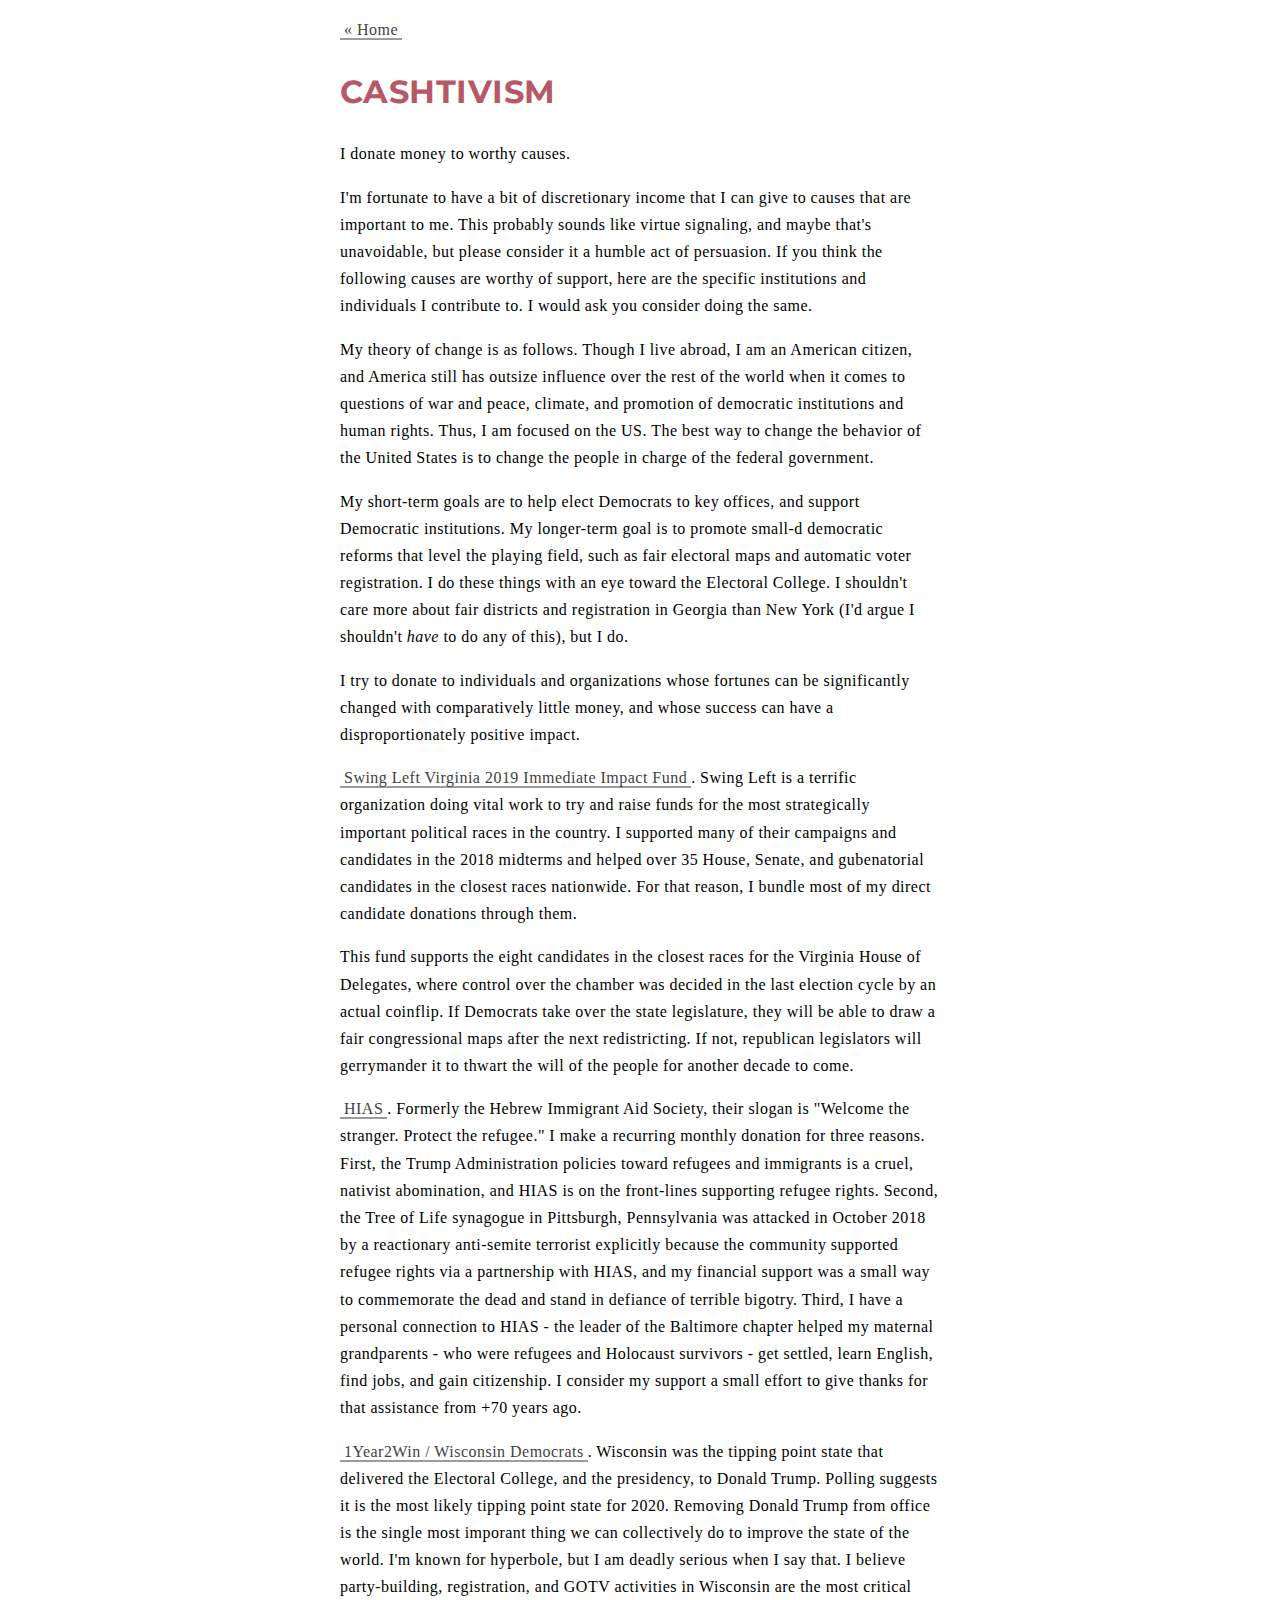
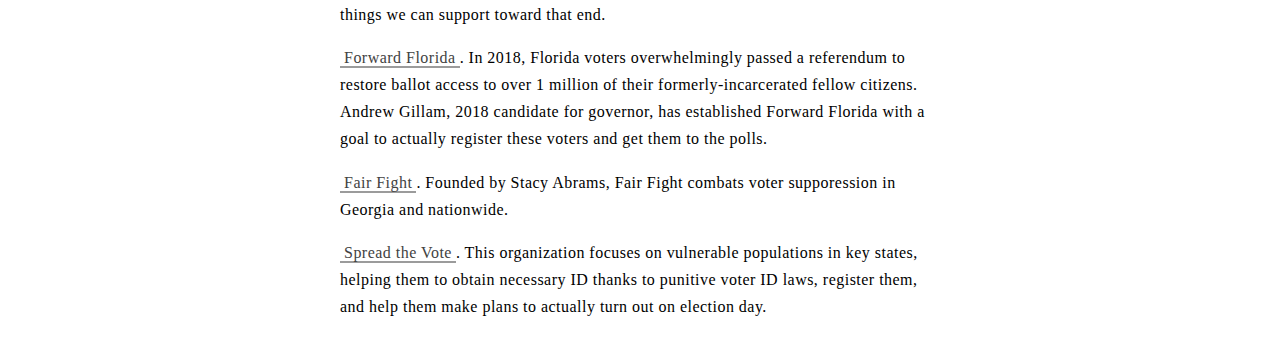
<file: cashtivism/index.html>
<!DOCTYPE html>
<html>
<head>
	<link rel="stylesheet" type="text/css" href="../style.css">
	<link href="https://fonts.googleapis.com/css?family=Big+Shoulders+Text|Montserrat&display=swap" rel="stylesheet">
</head>
<body>
	<p><a href="../">« Home</a></p>

	<h1>Cashtivism</h1>

	<p>I donate money to worthy causes.</p>

	<p>I'm fortunate to have a bit of discretionary income that I can give to causes that are important to me. This probably sounds like virtue signaling, and maybe that's unavoidable, but please consider it a humble act of persuasion.  If you think the following causes are worthy of support, here are the specific institutions and individuals I contribute to.  I would ask you consider doing the same.</p>

	<p>My theory of change is as follows.  Though I live abroad, I am an American citizen, and America still has outsize influence over the rest of the world when it comes to questions of war and peace, climate, and promotion of democratic institutions and human rights.  Thus, I am focused on the US.  The best way to change the behavior of the United States is to change the people in charge of the federal government.</p>  

	<p>My short-term goals are to help elect Democrats to key offices, and support Democratic institutions.  My longer-term goal is to promote small-d democratic reforms that level the playing field, such as fair electoral maps and automatic voter registration.  I do these things with an eye toward the Electoral College.  I shouldn't care more about fair districts and registration in Georgia than New York (I'd argue I shouldn't <i>have</i> to do any of this), but I do.</p>

	<p>I try to donate to individuals and organizations whose fortunes can be significantly changed with comparatively little money, and whose success can have a disproportionately positive impact.</p>

	<p><a href="https://secure.actblue.com/donate/va_immediate_impact">Swing Left Virginia 2019 Immediate Impact Fund</a>.  Swing Left is a terrific organization doing vital work to try and raise funds for the most strategically important political races in the country.  I supported many of their campaigns and candidates in the 2018 midterms and helped over 35 House, Senate, and gubenatorial candidates in the closest races nationwide.  For that reason, I bundle most of my direct candidate donations through them.

	<p>This fund supports the eight candidates in the closest races for the Virginia House of Delegates, where control over the chamber was decided in the last election cycle by an actual coinflip.  If Democrats take over the state legislature, they will be able to draw a fair congressional maps after the next redistricting.  If not, republican legislators will gerrymander it to thwart the will of the people for another decade to come.</p>

	<p><a href="https://www.hias.org/">HIAS</a>.  Formerly the Hebrew Immigrant Aid Society, their slogan is "Welcome the stranger. Protect the refugee."  I make a recurring monthly donation for three reasons.  First, the Trump Administration policies toward refugees and immigrants is a cruel, nativist abomination, and HIAS is on the front-lines supporting refugee rights.  Second, the Tree of Life synagogue in Pittsburgh, Pennsylvania was attacked in October 2018 by a reactionary anti-semite terrorist explicitly because the community supported refugee rights via a partnership with HIAS, and my financial support was a small way to commemorate the dead and stand in defiance of terrible bigotry.  Third, I have a personal connection to HIAS - the leader of the Baltimore chapter helped my maternal grandparents - who were refugees and Holocaust survivors - get settled, learn English, find jobs, and gain citizenship.  I consider my support a small effort to give thanks for that assistance from +70 years ago.</p>

	<p><a href="https://wisdems.org/">1Year2Win / Wisconsin Democrats</a>. Wisconsin was the tipping point state that delivered the Electoral College, and the presidency, to Donald Trump.  Polling suggests it is the most likely tipping point state for 2020.  Removing Donald Trump from office is the single most imporant thing we can collectively do to improve the state of the world.  I'm known for hyperbole, but I am deadly serious when I say that.  I believe party-building, registration, and GOTV activities in Wisconsin are the most critical things we can support toward that end.</p>

	<p><a href="https://www.forwardfla.com/">Forward Florida</a>.  In 2018, Florida voters overwhelmingly passed a referendum to restore ballot access to over 1 million of their formerly-incarcerated fellow citizens.  Andrew Gillam, 2018 candidate for governor, has established Forward Florida with a goal to actually register these voters and get them to the polls.</p>

	<p><a href="https://fairfight.com/">Fair Fight</a>.  Founded by Stacy Abrams, Fair Fight combats voter supporession in Georgia and nationwide.</p>

	<p><a href="https://www.spreadthevote.org/">Spread the Vote</a>.  This organization focuses on vulnerable populations in key states, helping them to obtain necessary ID thanks to punitive voter ID laws, register them, and help them make plans to actually turn out on election day.</p>
</body>
</html>
</file>
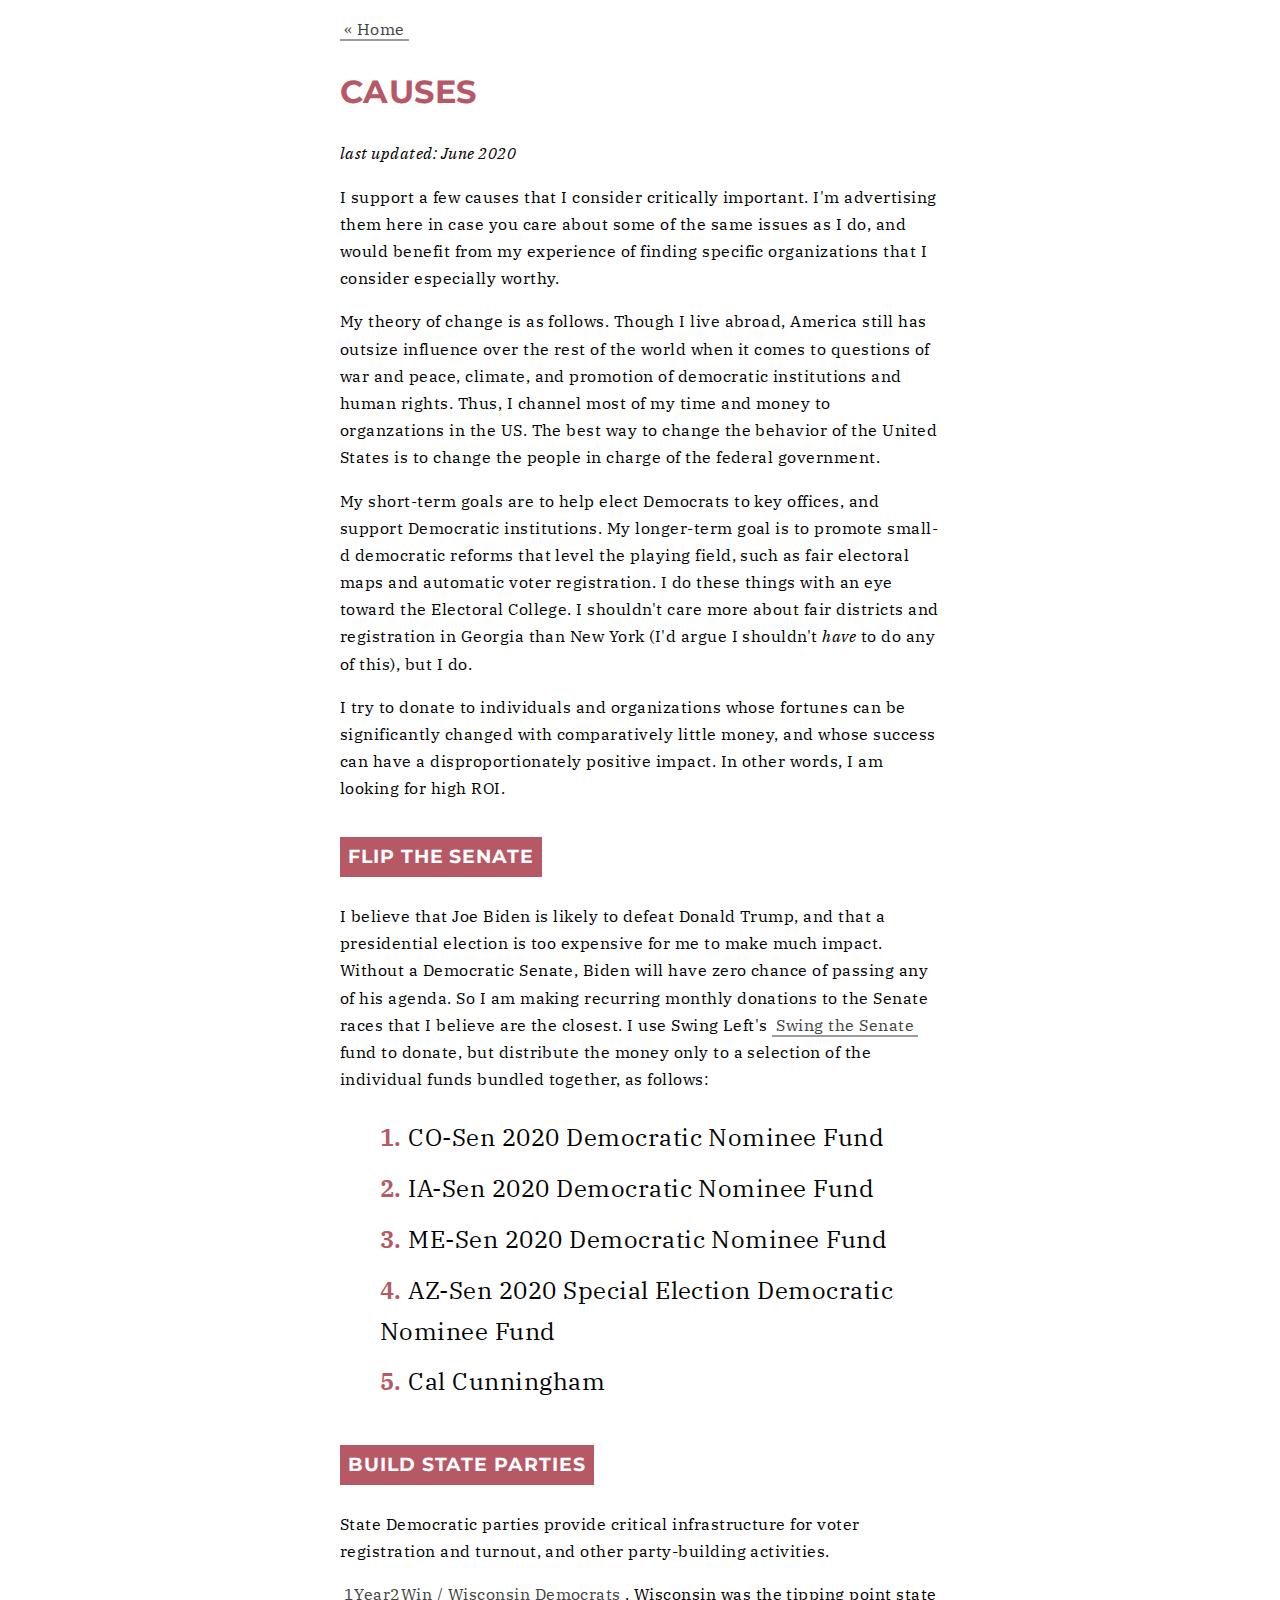
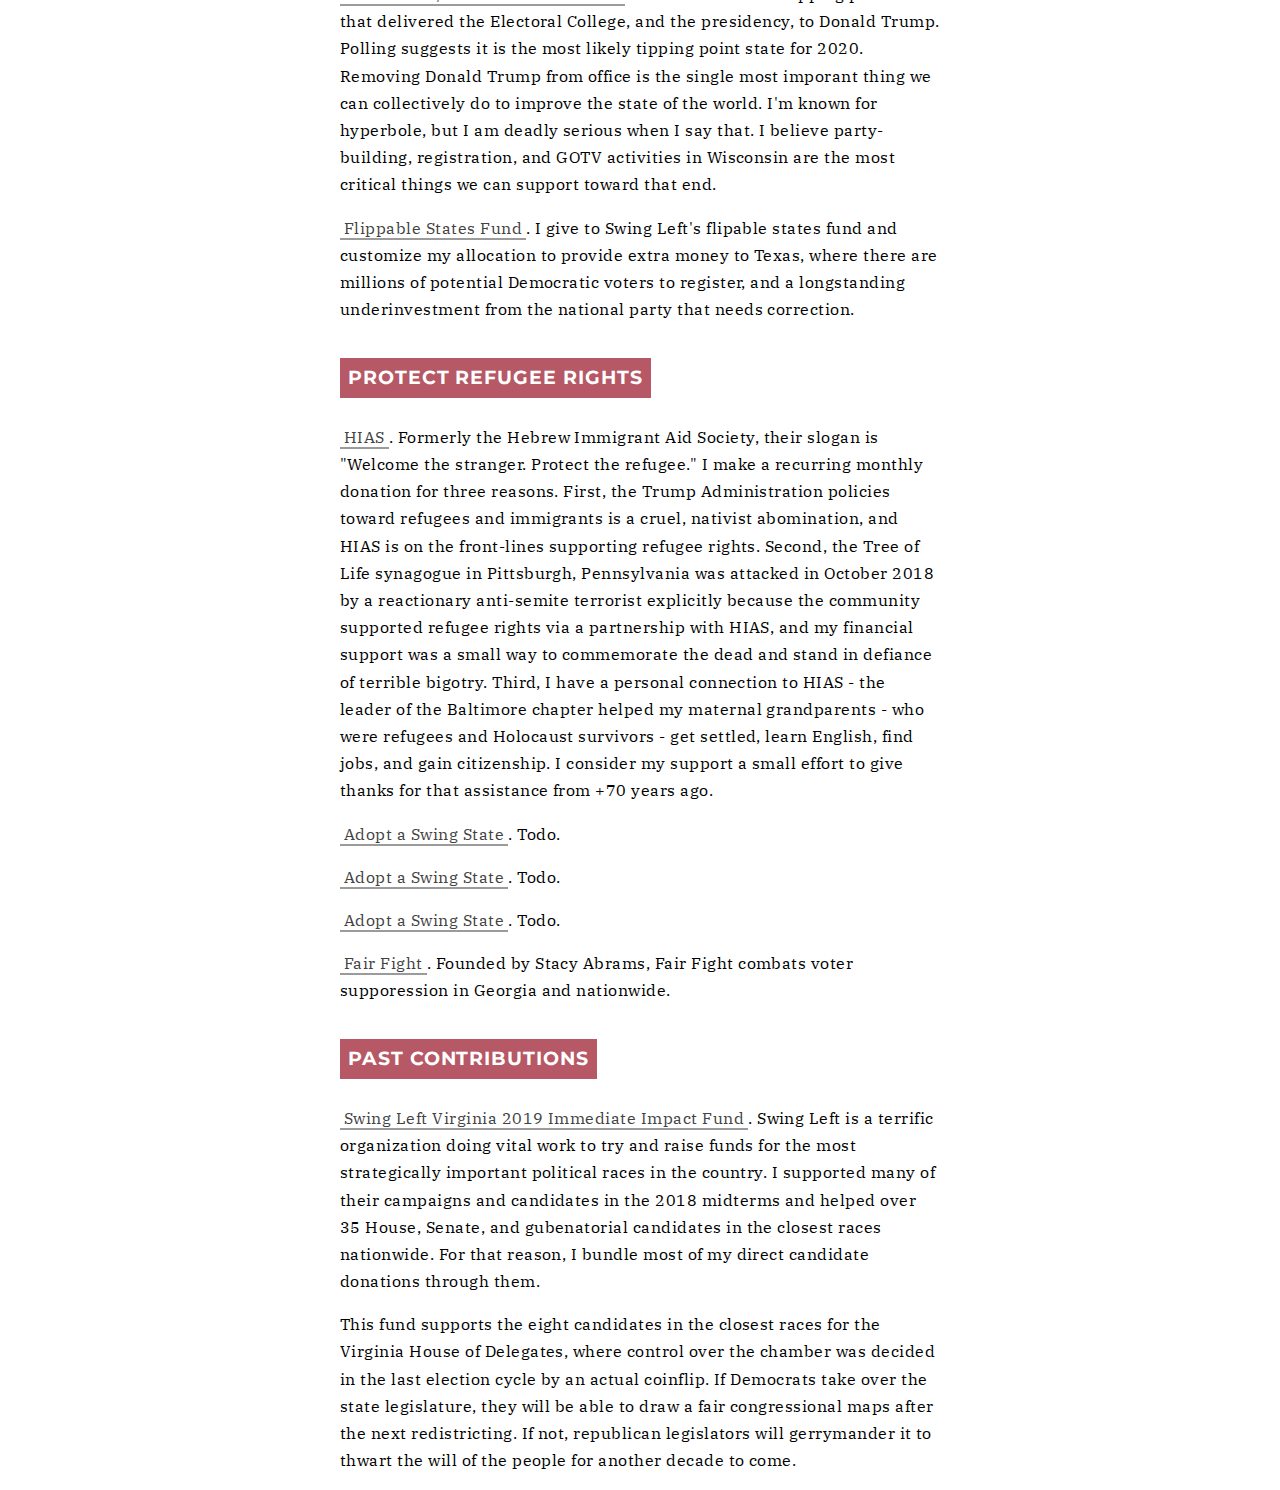
<file: causes/index.html>
<!DOCTYPE html>
<html>

<head>
	<title>Workshops | Jordan Berman</title>
	<link rel="icon" type="image/png" href="/favicon.ico" />
	<link rel="stylesheet" type="text/css" href="../style.css">
	<link href="https://fonts.googleapis.com/css2?family=IBM+Plex+Serif:wght@300;400" rel="stylesheet">
	<link href="https://fonts.googleapis.com/css2?family=Montserrat:wght@500;700&display=swap" rel="stylesheet">
</head>

<body>
	<p><a href="../">« Home</a></p>

	<h1>Causes</h1>
	
	<p><i>last updated: June 2020</i></p>

	<p>I support a few causes that I consider critically important. I'm advertising them here in case you care about some 
		of the same issues as I do, and would benefit from my experience of finding specific organizations that I 
		consider especially worthy.</p>

	<p>My theory of change is as follows. Though I live abroad, America still has outsize
		influence over the rest of the world when it comes to questions of war and peace, climate, and promotion of
		democratic institutions and human rights. Thus, I channel most of my time and money to organzations in the US. 
		The best way to change the behavior of the United States is to change the people in charge of the federal 
		government.</p>

	<p>My short-term goals are to help elect Democrats to key offices, and support Democratic institutions. My
		longer-term goal is to promote small-d democratic reforms that level the playing field, such as fair electoral
		maps and automatic voter registration. I do these things with an eye toward the Electoral College. I shouldn't
		care more about fair districts and registration in Georgia than New York (I'd argue I shouldn't <i>have</i> to
		do any of this), but I do.</p>

	<p>I try to donate to individuals and organizations whose fortunes can be significantly changed with comparatively
		little money, and whose success can have a disproportionately positive impact. In other words, I am looking
		for high ROI.</p>
	
	<h3 class="cutout-heading">Flip the Senate</h3>
	
	<p>I believe that Joe Biden is likely to defeat Donald Trump, and that a presidential election is too expensive for 
		me to make much impact. Without a Democratic Senate, Biden will have zero chance of passing any of his agenda.
		So I am making recurring monthly donations to the Senate races that I believe are the closest. I use Swing 
		Left's <a href="https://secure.actblue.com/donate/swing-us-senate-left">Swing the Senate</a> fund to donate, 
		but distribute the money only to a selection of the individual funds bundled together, as follows:</p>
	<ol>
		<li>CO-Sen 2020 Democratic Nominee Fund</li>
		<li>IA-Sen 2020 Democratic Nominee Fund</li>
		<li>ME-Sen 2020 Democratic Nominee Fund</li>
		<li>AZ-Sen 2020 Special Election Democratic Nominee Fund</li>
		<li>Cal Cunningham</li>
	</ol>
	
	<h3 class="cutout-heading">Build State Parties</h3>
	<p>State Democratic parties provide critical infrastructure for voter registration and turnout, and other party-building
		activities.</p>
	
	<p><a href="https://wisdems.org/">1Year2Win / Wisconsin Democrats</a>. Wisconsin was the tipping point state that
		delivered the Electoral College, and the presidency, to Donald Trump. Polling suggests it is the most likely
		tipping point state for 2020. Removing Donald Trump from office is the single most imporant thing we can
		collectively do to improve the state of the world. I'm known for hyperbole, but I am deadly serious when I say
		that. I believe party-building, registration, and GOTV activities in Wisconsin are the most critical things we
		can support toward that end.</p>
	
	<p><a href="https://secure.actblue.com/donate/flippablestatesfund">Flippable States Fund</a>. I give to Swing Left's flipable states fund and customize 
		my allocation to provide extra money to Texas, where there are millions of potential Democratic voters to 
		register, and a longstanding underinvestment from the national party that needs correction.</p>

	<h3 class="cutout-heading">Protect Refugee Rights</h3>

	<p><a href="https://www.hias.org/">HIAS</a>. Formerly the Hebrew Immigrant Aid Society, their slogan is "Welcome the
		stranger. Protect the refugee." I make a recurring monthly donation for three reasons. First, the Trump
		Administration policies toward refugees and immigrants is a cruel, nativist abomination, and HIAS is on the
		front-lines supporting refugee rights. Second, the Tree of Life synagogue in Pittsburgh, Pennsylvania was
		attacked in October 2018 by a reactionary anti-semite terrorist explicitly because the community supported
		refugee rights via a partnership with HIAS, and my financial support was a small way to commemorate the dead and
		stand in defiance of terrible bigotry. Third, I have a personal connection to HIAS - the leader of the Baltimore
		chapter helped my maternal grandparents - who were refugees and Holocaust survivors - get settled, learn
		English, find jobs, and gain citizenship. I consider my support a small effort to give thanks for that
		assistance from +70 years ago.</p>
	
	<p><a href="https://votesaveamerica.com/adopt-a-state/">Adopt a Swing State</a>. Todo.</p>

	<p><a href="https://votesaveamerica.com/adopt-a-state/">Adopt a Swing State</a>. Todo.</p>

	<p><a href="https://votesaveamerica.com/adopt-a-state/">Adopt a Swing State</a>. Todo.</p>

	<p><a href="https://fairfight.com/">Fair Fight</a>. Founded by Stacy Abrams, Fair Fight combats voter supporession
		in Georgia and nationwide.</p>

	<h3 class="cutout-heading">Past Contributions</h3>
	
	<p><a href="https://secure.actblue.com/donate/va_immediate_impact">Swing Left Virginia 2019 Immediate Impact
			Fund</a>. Swing Left is a terrific organization doing vital work to try and raise funds for the most
		strategically important political races in the country. I supported many of their campaigns and candidates in
		the 2018 midterms and helped over 35 House, Senate, and gubenatorial candidates in the closest races nationwide.
		For that reason, I bundle most of my direct candidate donations through them.

	<p>This fund supports the eight candidates in the closest races for the Virginia House of Delegates, where control
		over the chamber was decided in the last election cycle by an actual coinflip. If Democrats take over the state
		legislature, they will be able to draw a fair congressional maps after the next redistricting. If not,
		republican legislators will gerrymander it to thwart the will of the people for another decade to come.</p>



</body>

</html>
</file>
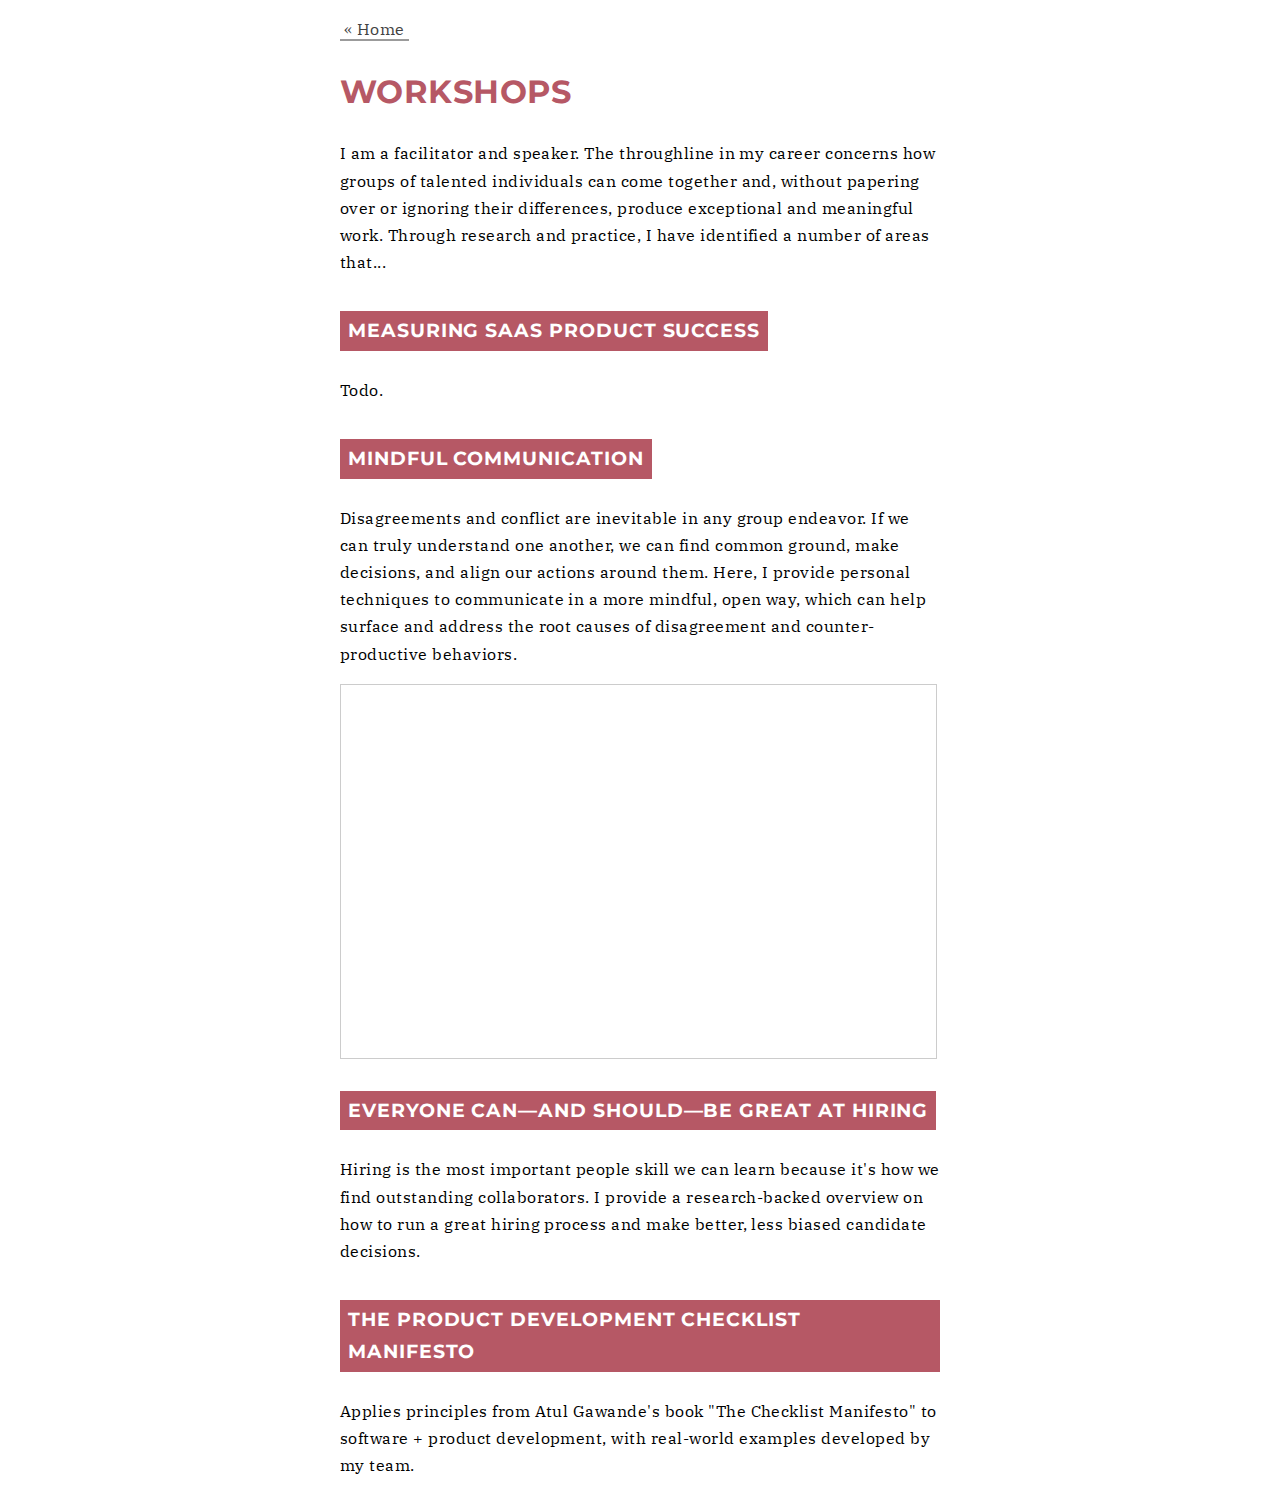
<file: workshops/index.html>
<!DOCTYPE html>
<html>

<head>
	<title>Workshops | Jordan Berman</title>
	<link rel="icon" type="image/png" href="/favicon.ico" />
	<link rel="stylesheet" type="text/css" href="../style.css">
	<link href="https://fonts.googleapis.com/css2?family=IBM+Plex+Serif:wght@300;400" rel="stylesheet">
	<link href="https://fonts.googleapis.com/css2?family=Montserrat:wght@500;700&display=swap" rel="stylesheet">

</head>

<body>
	<p><a href="../">« Home</a></p>
	<h1>Workshops</h1>

	<p>I am a facilitator and speaker. The throughline in my career concerns how groups of talented individuals can come
		together and, without papering over or ignoring their differences, produce exceptional and meaningful work.
		Through research and practice, I have identified a number of areas that...</p>

	<h3 class="cutout-heading">Measuring SaaS Product Success</h3>

	<p>Todo.</p>

	<h3 class="cutout-heading">Mindful Communication</h3>

	<p>Disagreements and conflict are inevitable in any group endeavor. If we can truly understand one another, we can
		find common ground, make decisions, and align our actions around them. Here, I provide personal techniques to
		communicate in a more mindful, open way, which can help surface and address the root causes of disagreement and
		counter-productive behaviors.</p>
	
	<iframe src="//www.slideshare.net/slideshow/embed_code/key/BFEDBwPkPH4JTE" width="595" height="373" frameborder="0" marginwidth="0" marginheight="0" scrolling="no" style="border:1px solid #CCC; border-width:1px; margin-bottom:5px; max-width: 100%;" allowfullscreen></iframe>

	<h3  class="cutout-heading">Everyone Can—and Should—Be Great at Hiring</h3>

	<p>Hiring is the most important people skill we can learn because it's how we find outstanding collaborators. I
		provide a research-backed overview on how to run a great hiring process and make better, less biased candidate
		decisions.</p>

	<h3  class="cutout-heading">The Product Development Checklist Manifesto</h3>

	<p>Applies principles from Atul Gawande's book "The Checklist Manifesto" to software + product development, with
		real-world examples developed by my team.</p>
</body>
</file>
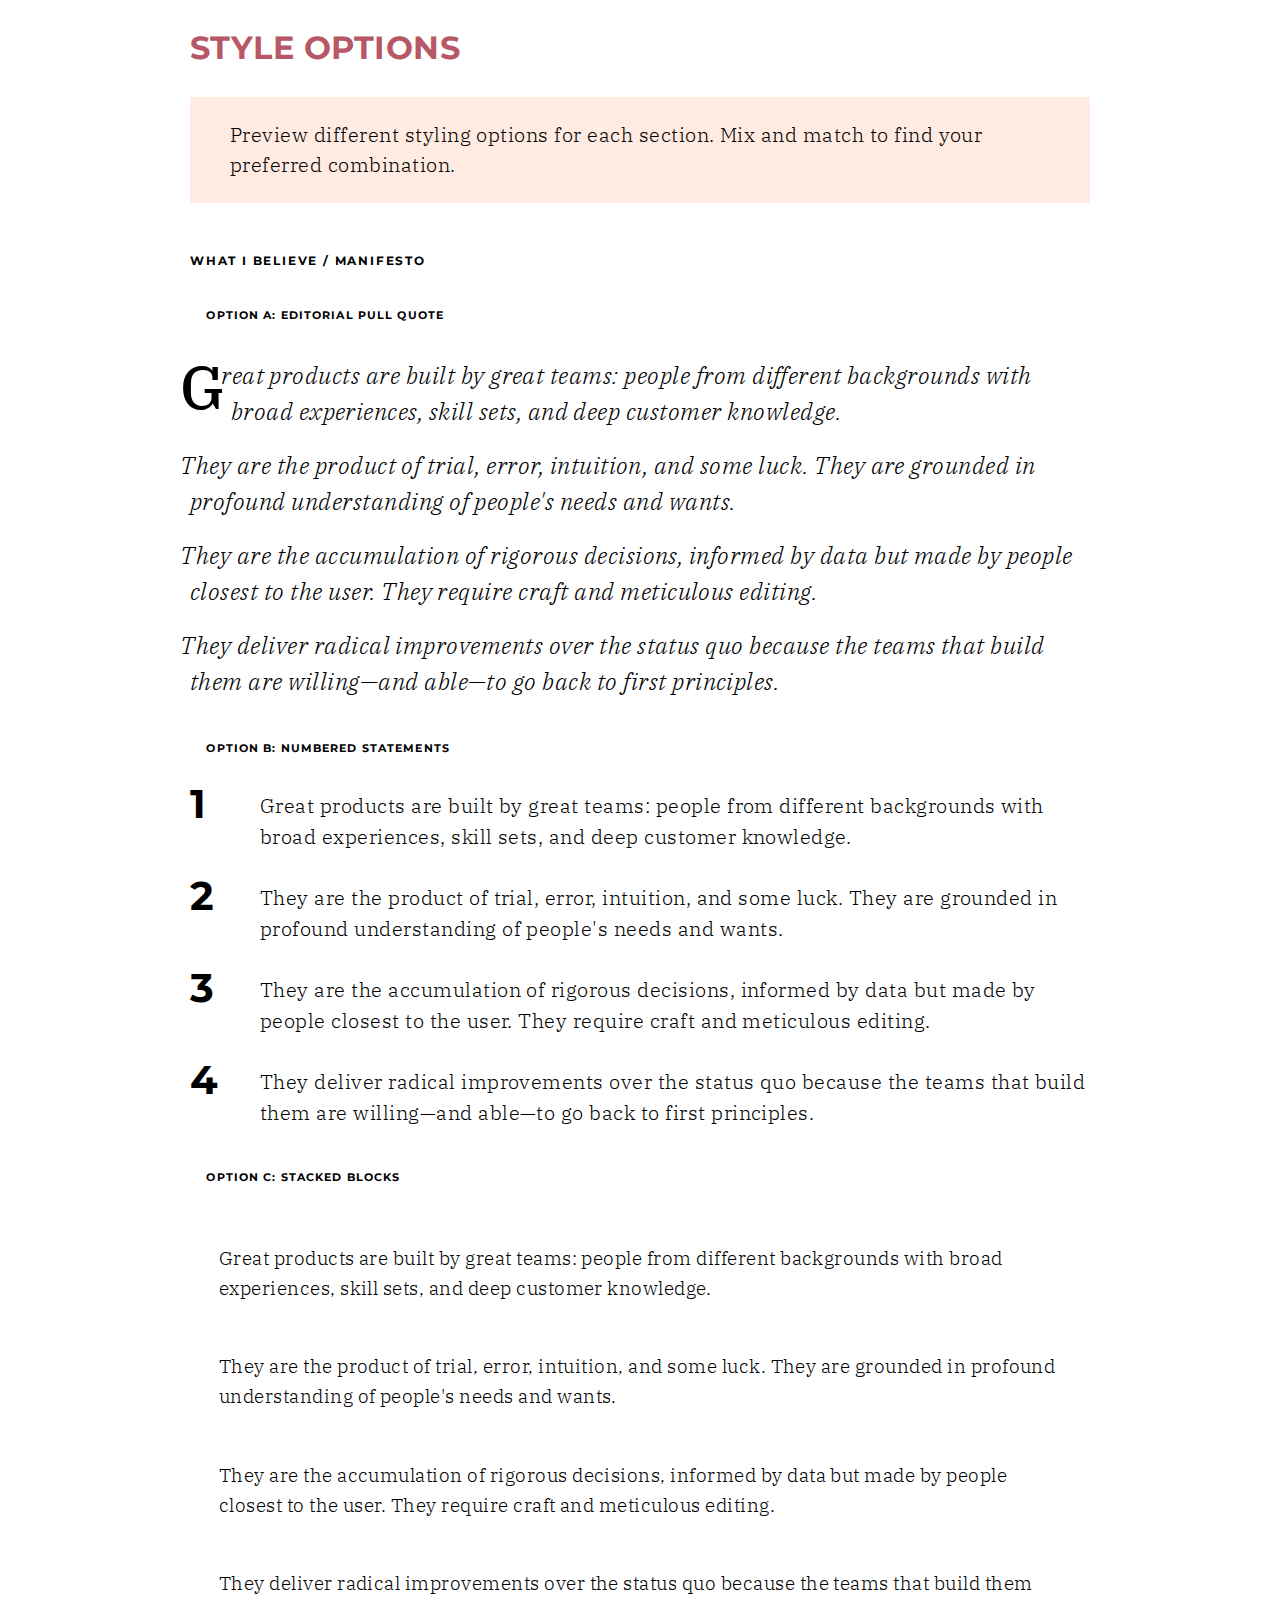
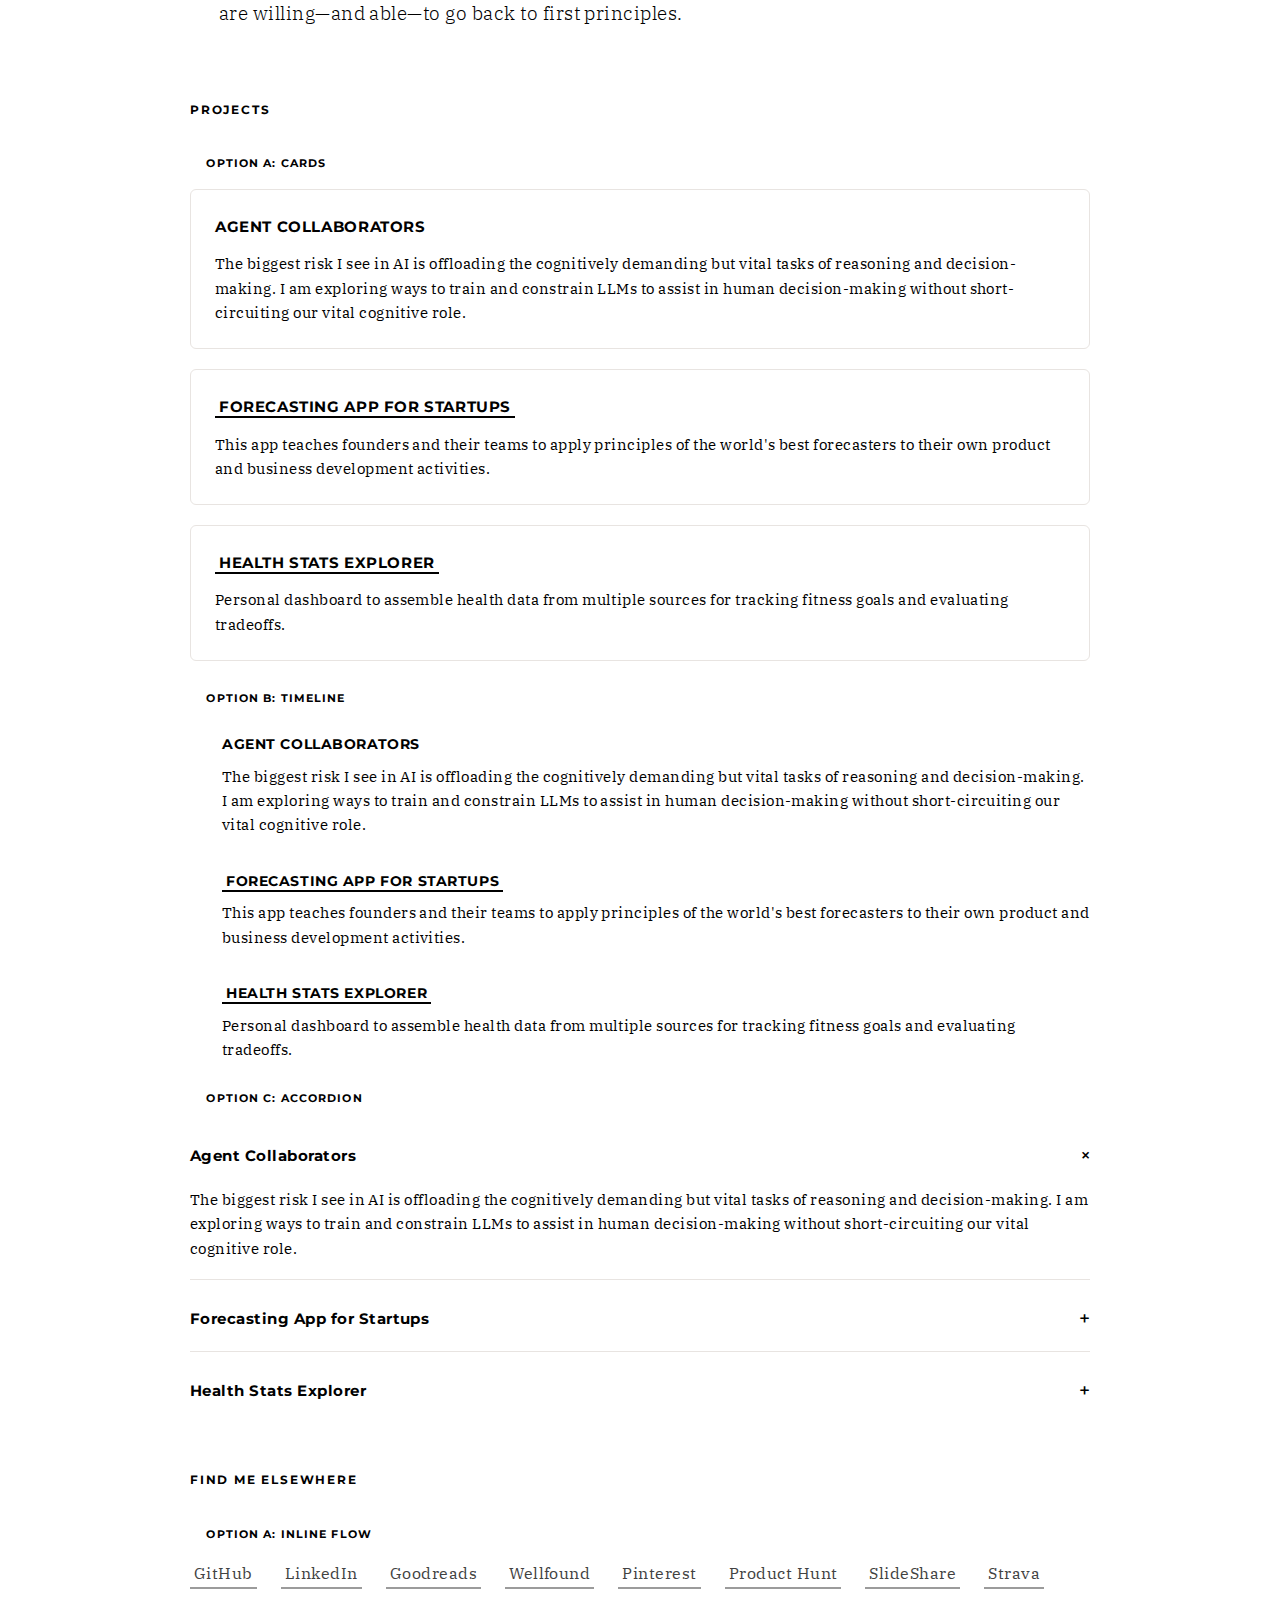
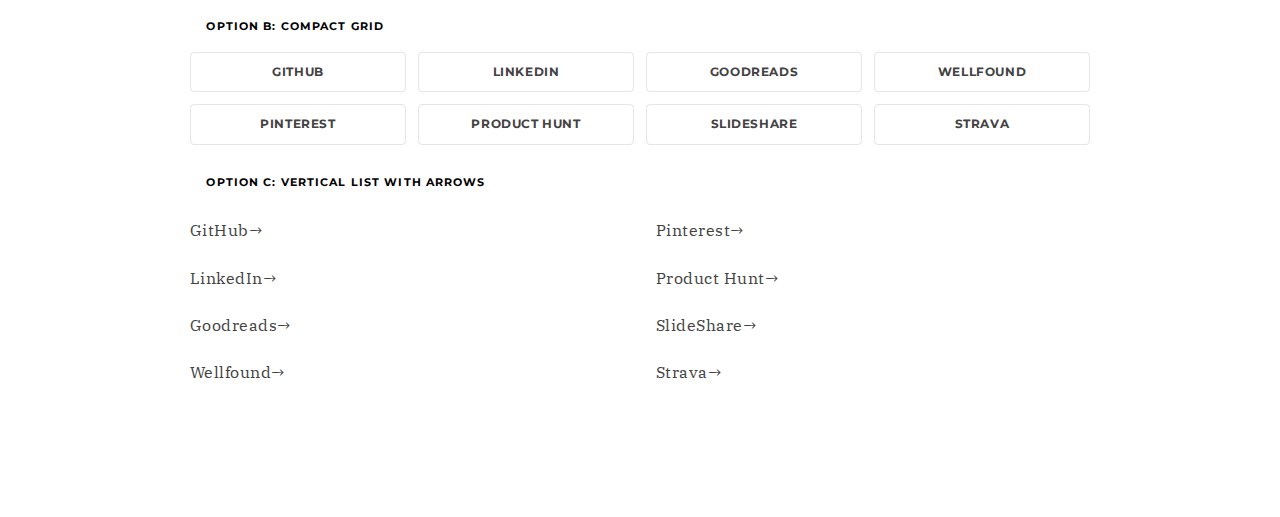
<file: style-options.html>
<!DOCTYPE html>
<html lang="en">
<head>
	<title>Style Options Preview</title>
	<link rel="stylesheet" type="text/css" href="style.css">
	<link href="https://fonts.googleapis.com/css2?family=IBM+Plex+Serif:ital,wght@0,300;0,400;0,500;1,300;1,400&display=swap" rel="stylesheet">
	<link href="https://fonts.googleapis.com/css2?family=Montserrat:wght@500;700&display=swap" rel="stylesheet">
	<style>
		body {
			max-width: 900px;
			padding-bottom: 120px;
		}

		.options-header {
			font-family: 'Montserrat', sans-serif;
			font-size: 0.75em;
			font-weight: 700;
			text-transform: uppercase;
			letter-spacing: 0.15em;
			color: var(--rose);
			margin: 4em 0 1.5em;
			padding-bottom: 0.5em;
			border-bottom: 1px solid var(--rose-muted);
		}

		.options-header:first-of-type {
			margin-top: 2em;
		}

		.option-label {
			font-family: 'Montserrat', sans-serif;
			font-size: 0.7em;
			font-weight: 700;
			text-transform: uppercase;
			letter-spacing: 0.1em;
			color: var(--text-muted);
			margin: 2.5em 0 1em;
			display: flex;
			align-items: center;
			gap: 0.75em;
		}

		.option-label::before {
			content: '';
			flex: 0 0 auto;
			width: 8px;
			height: 8px;
			background: var(--rose);
			border-radius: 50%;
		}

		/* ===========================================
		   MANIFESTO OPTION A: Editorial Pull Quote
		   =========================================== */

		.manifesto-a {
			margin: 2em 0 2.5em;
		}

		.manifesto-a p {
			font-size: 1.5em;
			line-height: 1.5;
			font-weight: 300;
			font-style: italic;
			color: var(--text-primary);
			margin: 0 0 0.75em;
			text-indent: -0.4em;
		}

		.manifesto-a p:first-child::first-letter {
			font-size: 2.5em;
			font-weight: 500;
			font-style: normal;
			float: left;
			line-height: 0.8;
			margin-right: 0.08em;
			margin-top: 0.1em;
			color: var(--rose);
		}

		.manifesto-a p:last-child {
			margin-bottom: 0;
		}

		/* ===========================================
		   MANIFESTO OPTION B: Numbered Statements
		   =========================================== */

		.manifesto-b {
			margin: 2em 0 2.5em;
			counter-reset: manifesto-count;
		}

		.manifesto-b p {
			font-size: 1.25em;
			line-height: 1.55;
			font-weight: 300;
			color: var(--text-primary);
			margin: 0 0 1.5em;
			padding-left: 3.5em;
			position: relative;
			counter-increment: manifesto-count;
		}

		.manifesto-b p::before {
			content: counter(manifesto-count);
			position: absolute;
			left: 0;
			top: -0.15em;
			font-family: 'Montserrat', sans-serif;
			font-size: 2em;
			font-weight: 700;
			color: var(--rose-light);
			line-height: 1;
		}

		.manifesto-b p:last-child {
			margin-bottom: 0;
		}

		/* ===========================================
		   MANIFESTO OPTION C: Stacked Blocks
		   =========================================== */

		.manifesto-c {
			margin: 2em 0 2.5em;
			display: flex;
			flex-direction: column;
			gap: 1px;
			background: var(--rose-muted);
			border-radius: 4px;
			overflow: hidden;
		}

		.manifesto-c p {
			font-size: 1.2em;
			line-height: 1.55;
			font-weight: 300;
			color: var(--text-primary);
			margin: 0;
			padding: 1.25em 1.5em;
			background: var(--bg-warm);
		}

		.manifesto-c p:first-child {
			background: var(--rose-light);
		}

		/* ===========================================
		   PROJECTS OPTION A: Cards (current)
		   =========================================== */

		.projects-a {
			display: flex;
			flex-direction: column;
			gap: 1.25em;
			margin-top: 1em;
		}

		.projects-a .project-card {
			background: white;
			border: 1px solid #e8e4e1;
			border-radius: 6px;
			padding: 1.5em;
			transition: border-color 200ms ease, box-shadow 200ms ease;
		}

		.projects-a .project-card:hover {
			border-color: var(--rose-muted);
			box-shadow: 0 4px 12px rgba(182, 88, 101, 0.08);
		}

		.projects-a .project-card h4 {
			font-family: 'Montserrat', sans-serif;
			font-size: 0.95em;
			font-weight: 700;
			text-transform: uppercase;
			letter-spacing: 0.04em;
			color: var(--rose);
			margin: 0 0 0.75em;
		}

		.projects-a .project-card h4 a {
			color: var(--rose);
			border-bottom-color: var(--rose-muted);
		}

		.projects-a .project-card h4 a:hover {
			border-bottom-color: var(--rose);
		}

		.projects-a .project-card p {
			margin: 0;
			font-size: 0.95em;
			line-height: 1.6;
			color: var(--text-secondary);
		}

		/* ===========================================
		   PROJECTS OPTION B: Timeline/Vertical
		   =========================================== */

		.projects-b {
			margin-top: 1.5em;
			position: relative;
			padding-left: 2em;
		}

		.projects-b::before {
			content: '';
			position: absolute;
			left: 3px;
			top: 0.5em;
			bottom: 0.5em;
			width: 2px;
			background: linear-gradient(180deg, var(--rose) 0%, var(--rose-muted) 50%, transparent 100%);
		}

		.projects-b .project-item {
			position: relative;
			margin-bottom: 2em;
		}

		.projects-b .project-item:last-child {
			margin-bottom: 0;
		}

		.projects-b .project-item::before {
			content: '';
			position: absolute;
			left: -2em;
			top: 0.5em;
			width: 8px;
			height: 8px;
			background: var(--rose);
			border-radius: 50%;
			border: 2px solid var(--bg-warm);
		}

		.projects-b .project-item h4 {
			font-family: 'Montserrat', sans-serif;
			font-size: 0.9em;
			font-weight: 700;
			text-transform: uppercase;
			letter-spacing: 0.04em;
			color: var(--rose);
			margin: 0 0 0.5em;
		}

		.projects-b .project-item h4 a {
			color: var(--rose);
			border-bottom-color: var(--rose-muted);
		}

		.projects-b .project-item p {
			margin: 0;
			font-size: 0.95em;
			line-height: 1.6;
			color: var(--text-secondary);
		}

		/* ===========================================
		   PROJECTS OPTION C: Accordion/Expandable Headers
		   =========================================== */

		.projects-c {
			margin-top: 1em;
		}

		.projects-c details {
			margin-bottom: 0.5em;
			border-bottom: 1px solid #e8e4e1;
		}

		.projects-c details:last-child {
			border-bottom: none;
		}

		.projects-c summary {
			font-family: 'Montserrat', sans-serif;
			font-size: 0.95em;
			font-weight: 700;
			color: var(--rose);
			padding: 1em 0;
			cursor: pointer;
			list-style: none;
			display: flex;
			justify-content: space-between;
			align-items: center;
			transition: color 150ms ease;
		}

		.projects-c summary::-webkit-details-marker {
			display: none;
		}

		.projects-c summary::after {
			content: '+';
			font-size: 1.25em;
			font-weight: 500;
			color: var(--rose-muted);
			transition: transform 200ms ease, color 150ms ease;
		}

		.projects-c details[open] summary::after {
			transform: rotate(45deg);
			color: var(--rose);
		}

		.projects-c summary:hover {
			color: var(--text-primary);
		}

		.projects-c summary a {
			color: inherit;
			border-bottom: none;
			padding: 0;
		}

		.projects-c summary a:hover {
			color: inherit;
			font-weight: inherit;
			border-bottom: none;
		}

		.projects-c .project-content {
			padding: 0 0 1.25em;
			font-size: 0.95em;
			line-height: 1.6;
			color: var(--text-secondary);
		}

		.projects-c .project-content p {
			margin: 0;
		}

		/* ===========================================
		   ELSEWHERE OPTION A: Inline Flow (current)
		   =========================================== */

		.elsewhere-a {
			display: flex;
			flex-wrap: wrap;
			gap: 0.5em 1.5em;
			margin-top: 1em;
		}

		.elsewhere-a a {
			font-family: 'IBM Plex Serif', serif;
		}

		/* ===========================================
		   ELSEWHERE OPTION B: Compact Grid
		   =========================================== */

		.elsewhere-b {
			display: grid;
			grid-template-columns: repeat(4, 1fr);
			gap: 0.75em;
			margin-top: 1em;
		}

		.elsewhere-b a {
			font-family: 'Montserrat', sans-serif;
			font-size: 0.75em;
			font-weight: 700;
			text-transform: uppercase;
			letter-spacing: 0.05em;
			text-align: center;
			padding: 0.75em 0.5em;
			border: 1px solid #e8e4e1;
			border-bottom: 1px solid #e8e4e1;
			border-radius: 4px;
			transition: all 150ms ease;
		}

		.elsewhere-b a:hover {
			background: var(--rose);
			color: white;
			border-color: var(--rose);
			font-weight: 700;
		}

		/* ===========================================
		   ELSEWHERE OPTION C: Vertical List with Arrows
		   =========================================== */

		.elsewhere-c {
			margin-top: 1em;
			columns: 2;
			column-gap: 2em;
		}

		.elsewhere-c a {
			display: block;
			font-family: 'IBM Plex Serif', serif;
			padding: 0.6em 0;
			border-bottom: 1px solid transparent;
			position: relative;
			break-inside: avoid;
		}

		.elsewhere-c a::after {
			content: ' \2192';
			color: var(--rose-muted);
			transition: color 150ms ease, transform 150ms ease;
			display: inline-block;
		}

		.elsewhere-c a:hover::after {
			color: var(--rose);
			transform: translateX(4px);
		}
	</style>
</head>
<body>
	<h1>Style Options</h1>
	<p class="block-highlight">Preview different styling options for each section. Mix and match to find your preferred combination.</p>

	<!-- =========================================== -->
	<!-- MANIFESTO OPTIONS -->
	<!-- =========================================== -->

	<p class="options-header">What I Believe / Manifesto</p>

	<p class="option-label">Option A: Editorial Pull Quote</p>
	<div class="manifesto-a">
		<p>Great products are built by great teams: people from different backgrounds with broad experiences, skill sets, and deep customer knowledge.</p>
		<p>They are the product of trial, error, intuition, and some luck. They are grounded in profound understanding of people's needs and wants.</p>
		<p>They are the accumulation of rigorous decisions, informed by data but made by people closest to the user. They require craft and meticulous editing.</p>
		<p>They deliver radical improvements over the status quo because the teams that build them are willing—and able—to go back to first principles.</p>
	</div>

	<p class="option-label">Option B: Numbered Statements</p>
	<div class="manifesto-b">
		<p>Great products are built by great teams: people from different backgrounds with broad experiences, skill sets, and deep customer knowledge.</p>
		<p>They are the product of trial, error, intuition, and some luck. They are grounded in profound understanding of people's needs and wants.</p>
		<p>They are the accumulation of rigorous decisions, informed by data but made by people closest to the user. They require craft and meticulous editing.</p>
		<p>They deliver radical improvements over the status quo because the teams that build them are willing—and able—to go back to first principles.</p>
	</div>

	<p class="option-label">Option C: Stacked Blocks</p>
	<div class="manifesto-c">
		<p>Great products are built by great teams: people from different backgrounds with broad experiences, skill sets, and deep customer knowledge.</p>
		<p>They are the product of trial, error, intuition, and some luck. They are grounded in profound understanding of people's needs and wants.</p>
		<p>They are the accumulation of rigorous decisions, informed by data but made by people closest to the user. They require craft and meticulous editing.</p>
		<p>They deliver radical improvements over the status quo because the teams that build them are willing—and able—to go back to first principles.</p>
	</div>

	<!-- =========================================== -->
	<!-- PROJECTS OPTIONS -->
	<!-- =========================================== -->

	<p class="options-header">Projects</p>

	<p class="option-label">Option A: Cards</p>
	<div class="projects-a">
		<div class="project-card">
			<h4>Agent Collaborators</h4>
			<p>The biggest risk I see in AI is offloading the cognitively demanding but vital tasks of reasoning and decision-making. I am exploring ways to train and constrain LLMs to assist in human decision-making without short-circuiting our vital cognitive role.</p>
		</div>
		<div class="project-card">
			<h4><a href="#">Forecasting App for Startups</a></h4>
			<p>This app teaches founders and their teams to apply principles of the world's best forecasters to their own product and business development activities.</p>
		</div>
		<div class="project-card">
			<h4><a href="#">Health Stats Explorer</a></h4>
			<p>Personal dashboard to assemble health data from multiple sources for tracking fitness goals and evaluating tradeoffs.</p>
		</div>
	</div>

	<p class="option-label">Option B: Timeline</p>
	<div class="projects-b">
		<div class="project-item">
			<h4>Agent Collaborators</h4>
			<p>The biggest risk I see in AI is offloading the cognitively demanding but vital tasks of reasoning and decision-making. I am exploring ways to train and constrain LLMs to assist in human decision-making without short-circuiting our vital cognitive role.</p>
		</div>
		<div class="project-item">
			<h4><a href="#">Forecasting App for Startups</a></h4>
			<p>This app teaches founders and their teams to apply principles of the world's best forecasters to their own product and business development activities.</p>
		</div>
		<div class="project-item">
			<h4><a href="#">Health Stats Explorer</a></h4>
			<p>Personal dashboard to assemble health data from multiple sources for tracking fitness goals and evaluating tradeoffs.</p>
		</div>
	</div>

	<p class="option-label">Option C: Accordion</p>
	<div class="projects-c">
		<details open>
			<summary>Agent Collaborators</summary>
			<div class="project-content">
				<p>The biggest risk I see in AI is offloading the cognitively demanding but vital tasks of reasoning and decision-making. I am exploring ways to train and constrain LLMs to assist in human decision-making without short-circuiting our vital cognitive role.</p>
			</div>
		</details>
		<details>
			<summary><a href="#">Forecasting App for Startups</a></summary>
			<div class="project-content">
				<p>This app teaches founders and their teams to apply principles of the world's best forecasters to their own product and business development activities.</p>
			</div>
		</details>
		<details>
			<summary><a href="#">Health Stats Explorer</a></summary>
			<div class="project-content">
				<p>Personal dashboard to assemble health data from multiple sources for tracking fitness goals and evaluating tradeoffs.</p>
			</div>
		</details>
	</div>

	<!-- =========================================== -->
	<!-- ELSEWHERE OPTIONS -->
	<!-- =========================================== -->

	<p class="options-header">Find Me Elsewhere</p>

	<p class="option-label">Option A: Inline Flow</p>
	<div class="elsewhere-a">
		<a href="#">GitHub</a>
		<a href="#">LinkedIn</a>
		<a href="#">Goodreads</a>
		<a href="#">Wellfound</a>
		<a href="#">Pinterest</a>
		<a href="#">Product Hunt</a>
		<a href="#">SlideShare</a>
		<a href="#">Strava</a>
	</div>

	<p class="option-label">Option B: Compact Grid</p>
	<div class="elsewhere-b">
		<a href="#">GitHub</a>
		<a href="#">LinkedIn</a>
		<a href="#">Goodreads</a>
		<a href="#">Wellfound</a>
		<a href="#">Pinterest</a>
		<a href="#">Product Hunt</a>
		<a href="#">SlideShare</a>
		<a href="#">Strava</a>
	</div>

	<p class="option-label">Option C: Vertical List with Arrows</p>
	<div class="elsewhere-c">
		<a href="#">GitHub</a>
		<a href="#">LinkedIn</a>
		<a href="#">Goodreads</a>
		<a href="#">Wellfound</a>
		<a href="#">Pinterest</a>
		<a href="#">Product Hunt</a>
		<a href="#">SlideShare</a>
		<a href="#">Strava</a>
	</div>

</body>
</html>
</file>
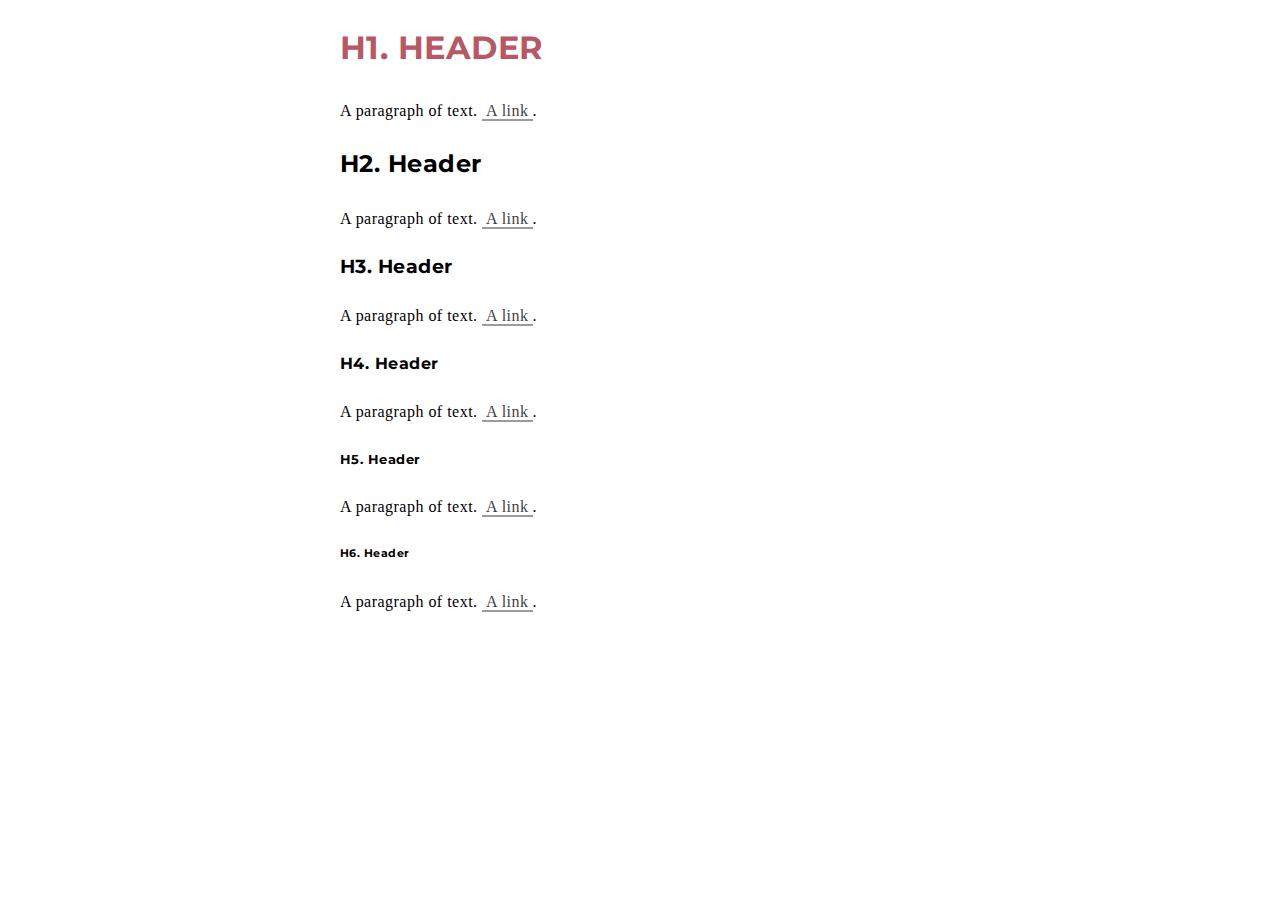
<file: style.html>
<!DOCTYPE html>
<html>
<head>
	<link rel="stylesheet" type="text/css" href="style.css">
	<link href="https://fonts.googleapis.com/css?family=Big+Shoulders+Text|Montserrat&display=swap" rel="stylesheet">
</head>
<body>
	<h1>H1. Header</h1>
	<p>A paragraph of text.  <a href="https://www.google.com">A link</a>.</p>
	<h2>H2. Header</h2>
	<p>A paragraph of text.  <a href="https://www.google.com">A link</a>.</p>
	<h3>H3. Header</h3>
	<p>A paragraph of text.  <a href="https://www.google.com">A link</a>.</p>
	<h4>H4. Header</h4>
	<p>A paragraph of text.  <a href="https://www.google.com">A link</a>.</p>
	<h5>H5. Header</h5>
	<p>A paragraph of text.  <a href="https://www.google.com">A link</a>.</p>
	<h6>H6. Header</h6>
	<p>A paragraph of text.  <a href="https://www.google.com">A link</a>.</p>
</body>
</html>
</file>
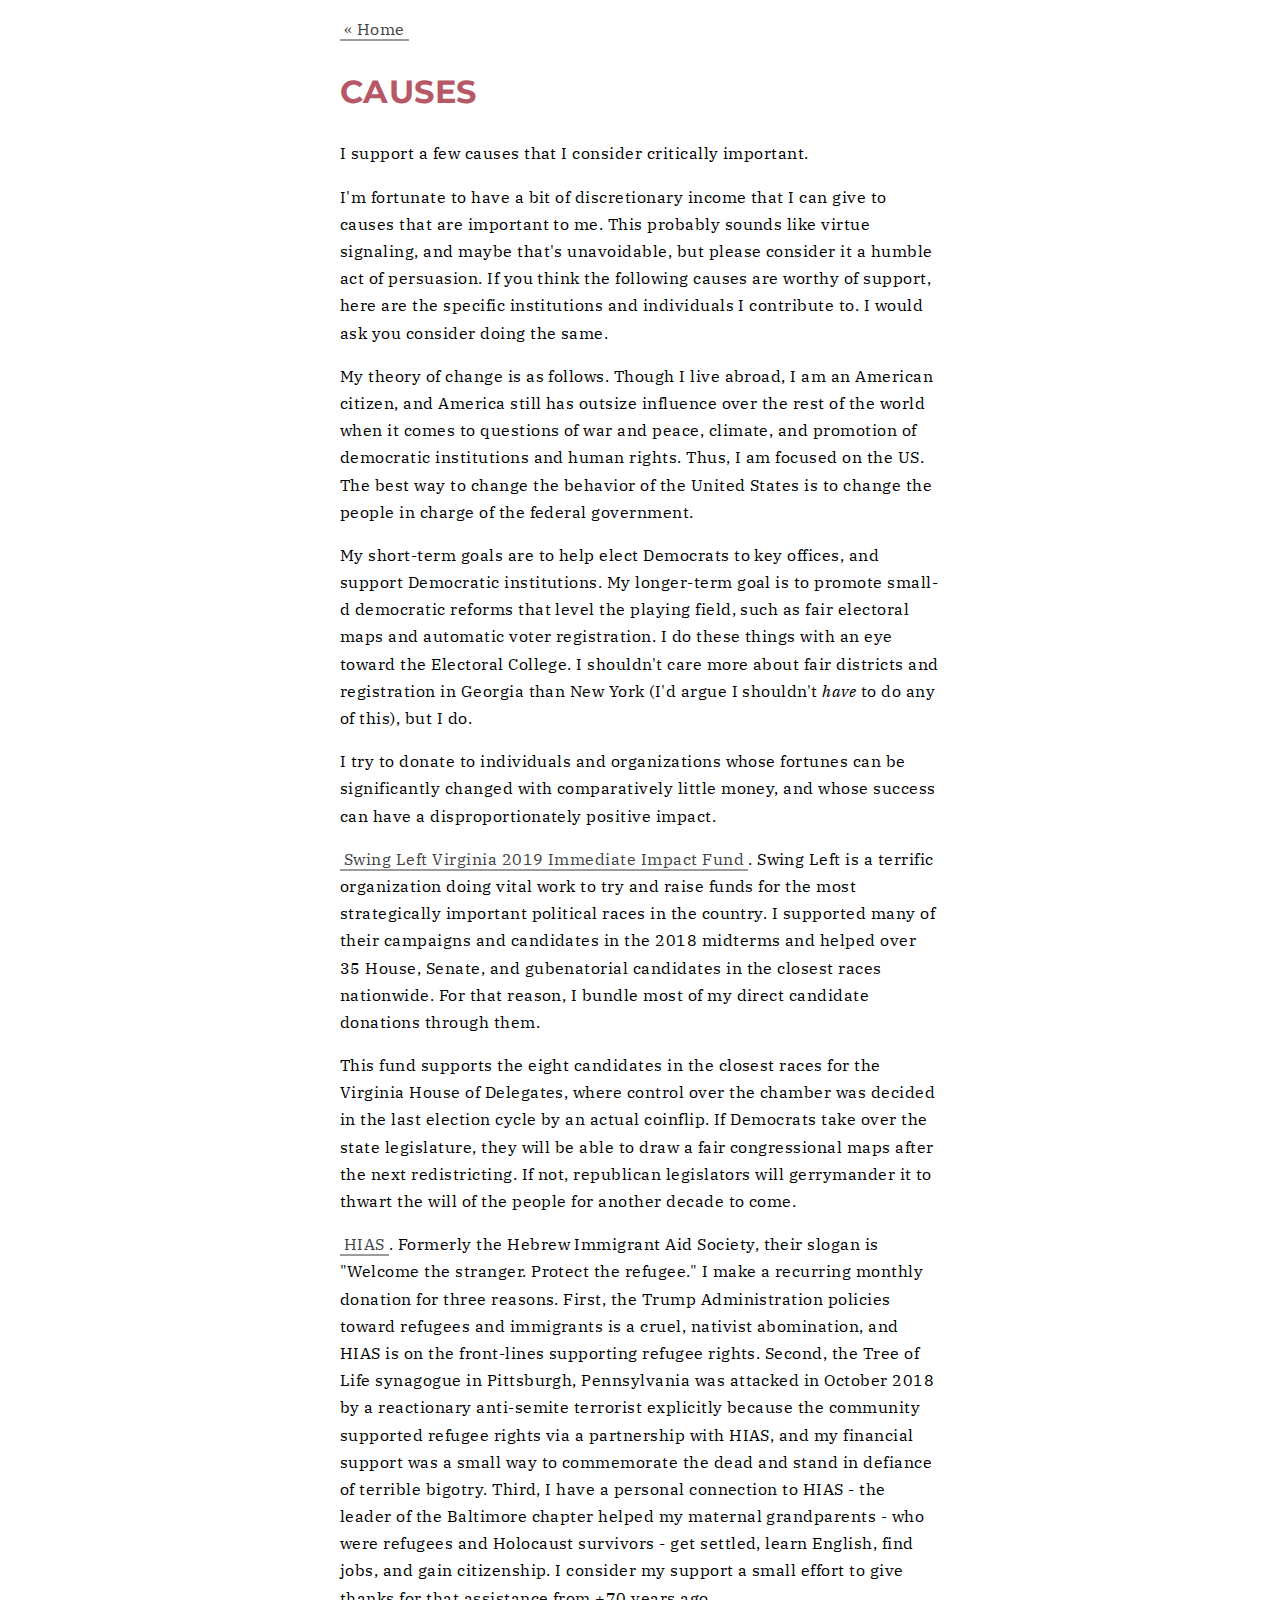
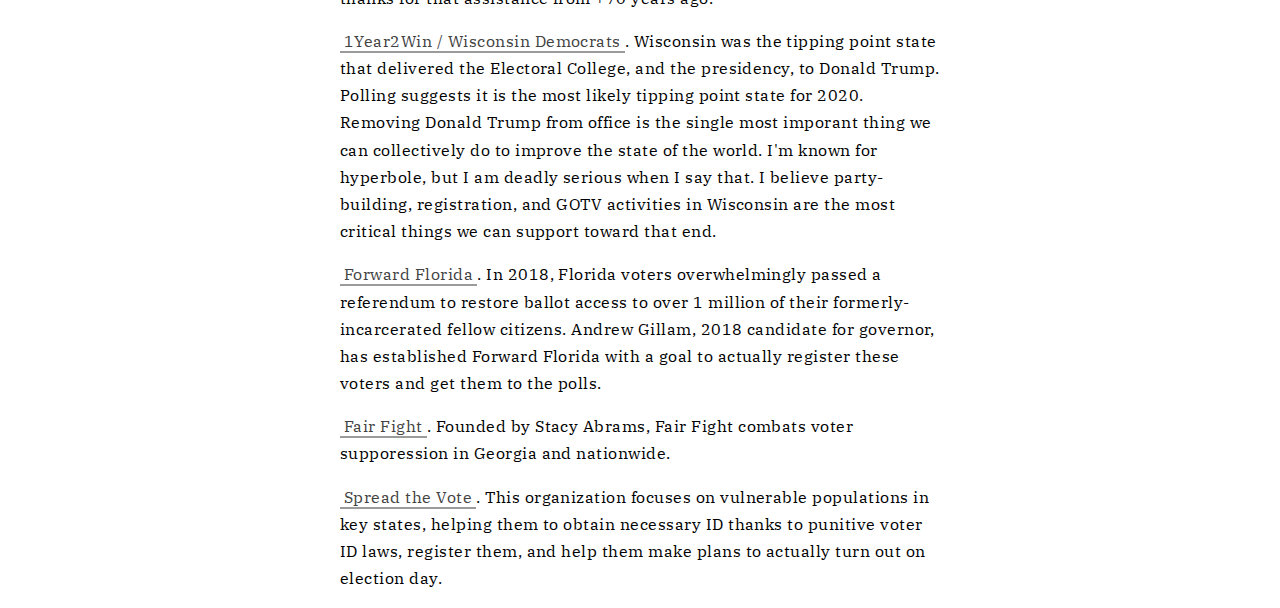
<file: causes/causes.html>
<!DOCTYPE html>
<html>

<head>
	<title>Workshops | Jordan Berman</title>
	<link rel="icon" type="image/png" href="/favicon.ico" />
	<link rel="stylesheet" type="text/css" href="/../style.css">
	<link href="https://fonts.googleapis.com/css2?family=IBM+Plex+Serif:wght@300;400" rel="stylesheet">
	<link href="https://fonts.googleapis.com/css2?family=Montserrat:wght@500;700&display=swap" rel="stylesheet">
</head>

<body>
	<p><a href="../">« Home</a></p>

	<h1>Causes</h1>

	<p>I support a few causes that I consider critically important.</p>

	<p>I'm fortunate to have a bit of discretionary income that I can give to causes that are important to me. This
		probably sounds like virtue signaling, and maybe that's unavoidable, but please consider it a humble act of
		persuasion. If you think the following causes are worthy of support, here are the specific institutions and
		individuals I contribute to. I would ask you consider doing the same.</p>

	<p>My theory of change is as follows. Though I live abroad, I am an American citizen, and America still has outsize
		influence over the rest of the world when it comes to questions of war and peace, climate, and promotion of
		democratic institutions and human rights. Thus, I am focused on the US. The best way to change the behavior of
		the United States is to change the people in charge of the federal government.</p>

	<p>My short-term goals are to help elect Democrats to key offices, and support Democratic institutions. My
		longer-term goal is to promote small-d democratic reforms that level the playing field, such as fair electoral
		maps and automatic voter registration. I do these things with an eye toward the Electoral College. I shouldn't
		care more about fair districts and registration in Georgia than New York (I'd argue I shouldn't <i>have</i> to
		do any of this), but I do.</p>

	<p>I try to donate to individuals and organizations whose fortunes can be significantly changed with comparatively
		little money, and whose success can have a disproportionately positive impact.</p>

	<p><a href="https://secure.actblue.com/donate/va_immediate_impact">Swing Left Virginia 2019 Immediate Impact
			Fund</a>. Swing Left is a terrific organization doing vital work to try and raise funds for the most
		strategically important political races in the country. I supported many of their campaigns and candidates in
		the 2018 midterms and helped over 35 House, Senate, and gubenatorial candidates in the closest races nationwide.
		For that reason, I bundle most of my direct candidate donations through them.

	<p>This fund supports the eight candidates in the closest races for the Virginia House of Delegates, where control
		over the chamber was decided in the last election cycle by an actual coinflip. If Democrats take over the state
		legislature, they will be able to draw a fair congressional maps after the next redistricting. If not,
		republican legislators will gerrymander it to thwart the will of the people for another decade to come.</p>

	<p><a href="https://www.hias.org/">HIAS</a>. Formerly the Hebrew Immigrant Aid Society, their slogan is "Welcome the
		stranger. Protect the refugee." I make a recurring monthly donation for three reasons. First, the Trump
		Administration policies toward refugees and immigrants is a cruel, nativist abomination, and HIAS is on the
		front-lines supporting refugee rights. Second, the Tree of Life synagogue in Pittsburgh, Pennsylvania was
		attacked in October 2018 by a reactionary anti-semite terrorist explicitly because the community supported
		refugee rights via a partnership with HIAS, and my financial support was a small way to commemorate the dead and
		stand in defiance of terrible bigotry. Third, I have a personal connection to HIAS - the leader of the Baltimore
		chapter helped my maternal grandparents - who were refugees and Holocaust survivors - get settled, learn
		English, find jobs, and gain citizenship. I consider my support a small effort to give thanks for that
		assistance from +70 years ago.</p>

	<p><a href="https://wisdems.org/">1Year2Win / Wisconsin Democrats</a>. Wisconsin was the tipping point state that
		delivered the Electoral College, and the presidency, to Donald Trump. Polling suggests it is the most likely
		tipping point state for 2020. Removing Donald Trump from office is the single most imporant thing we can
		collectively do to improve the state of the world. I'm known for hyperbole, but I am deadly serious when I say
		that. I believe party-building, registration, and GOTV activities in Wisconsin are the most critical things we
		can support toward that end.</p>

	<p><a href="https://www.forwardfla.com/">Forward Florida</a>. In 2018, Florida voters overwhelmingly passed a
		referendum to restore ballot access to over 1 million of their formerly-incarcerated fellow citizens. Andrew
		Gillam, 2018 candidate for governor, has established Forward Florida with a goal to actually register these
		voters and get them to the polls.</p>

	<p><a href="https://fairfight.com/">Fair Fight</a>. Founded by Stacy Abrams, Fair Fight combats voter supporession
		in Georgia and nationwide.</p>

	<p><a href="https://www.spreadthevote.org/">Spread the Vote</a>. This organization focuses on vulnerable populations
		in key states, helping them to obtain necessary ID thanks to punitive voter ID laws, register them, and help
		them make plans to actually turn out on election day.</p>
</body>

</html>
</file>
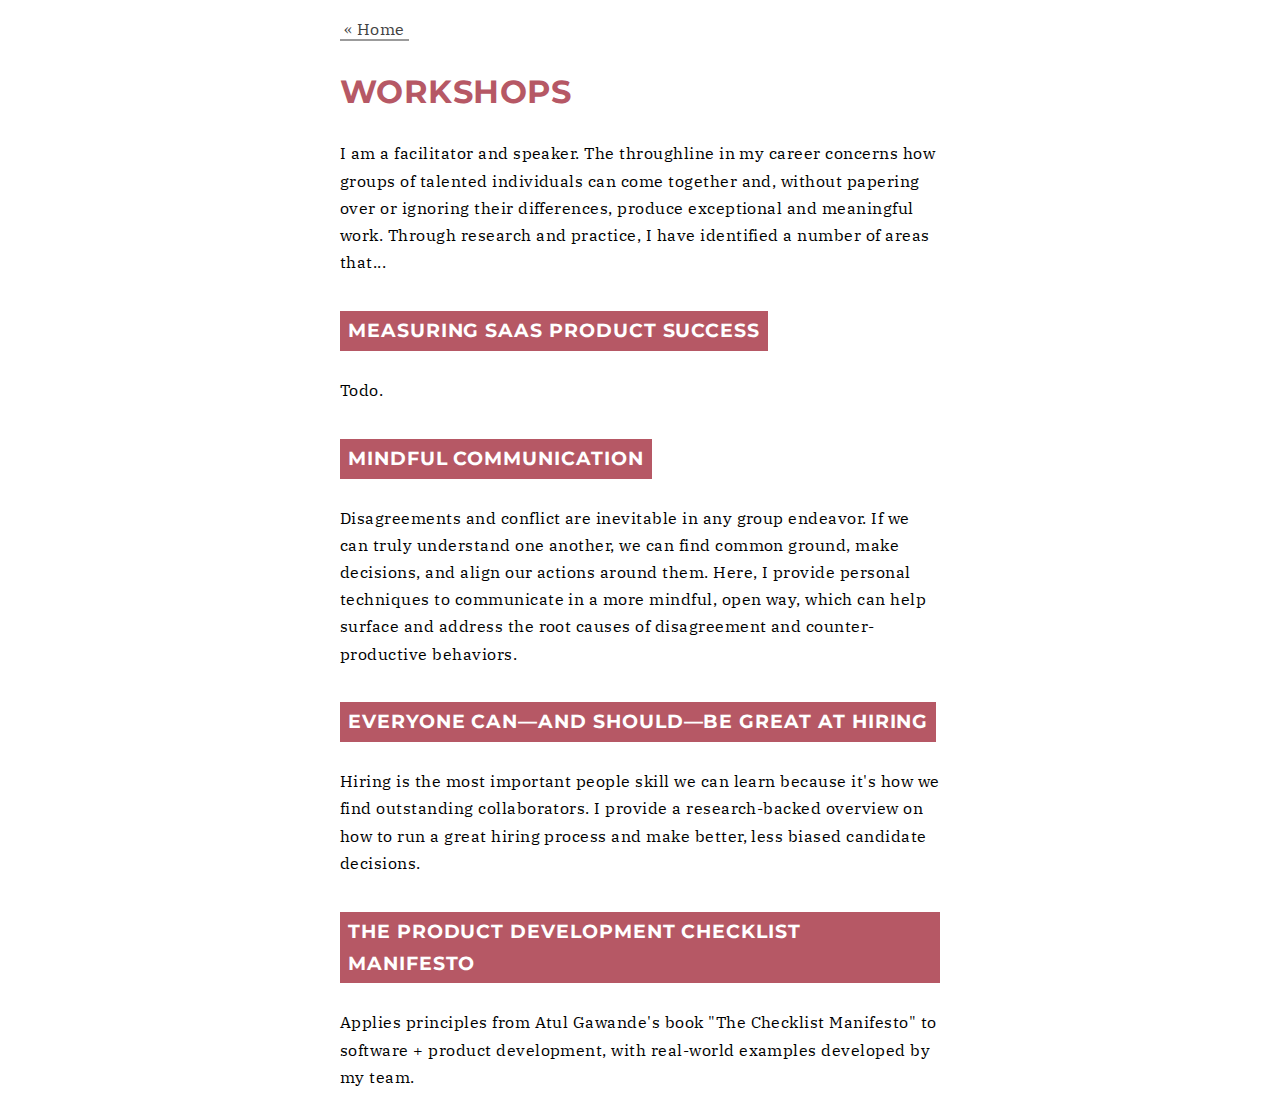
<file: workshops/workshops.html>
<!DOCTYPE html>
<html>

<head>
	<title>Workshops | Jordan Berman</title>
	<link rel="icon" type="image/png" href="/favicon.ico" />
	<link rel="stylesheet" type="text/css" href="../style.css">
	<link href="https://fonts.googleapis.com/css2?family=IBM+Plex+Serif:wght@300;400" rel="stylesheet">
	<link href="https://fonts.googleapis.com/css2?family=Montserrat:wght@500;700&display=swap" rel="stylesheet">
</head>

<body>
	<p><a href="../">« Home</a></p>
	<h1>Workshops</h1>

	<p>I am a facilitator and speaker. The throughline in my career concerns how groups of talented individuals can come
		together and, without papering over or ignoring their differences, produce exceptional and meaningful work.
		Through research and practice, I have identified a number of areas that...</p>

	<h3 class="cutout-heading">Measuring SaaS Product Success</h3>

	<p>Todo.</p>

	<h3 class="cutout-heading">Mindful Communication</h3>

	<p>Disagreements and conflict are inevitable in any group endeavor. If we can truly understand one another, we can
		find common ground, make decisions, and align our actions around them. Here, I provide personal techniques to
		communicate in a more mindful, open way, which can help surface and address the root causes of disagreement and
		counter-productive behaviors.</p>

	<h3  class="cutout-heading">Everyone Can—and Should—Be Great at Hiring</h3>

	<p>Hiring is the most important people skill we can learn because it's how we find outstanding collaborators. I
		provide a research-backed overview on how to run a great hiring process and make better, less biased candidate
		decisions.</p>

	<h3  class="cutout-heading">The Product Development Checklist Manifesto</h3>

	<p>Applies principles from Atul Gawande's book "The Checklist Manifesto" to software + product development, with
		real-world examples developed by my team.</p>
</body>
</file>
<file: style.css>
body {
	max-width:600px;
	margin:auto;
	letter-spacing: .03em;
	line-height: 1.7;
	font-size: 16px;
}

h1 {
	font-family: 'Montserrat', sans-serif;
	text-transform: uppercase;
	color: #b65865;
}

h2, h3, h4, h5, h6 {
	font-family: 'Montserrat', sans-serif;
}


p, li, table {
	font-family: 'IBM Plex Serif', serif;
}

a:link {
  color: #424242;
  text-decoration: none;
  border-bottom: 2px solid #9b9b9b;
  transition: ease-out 100ms;
  padding: 0 4px;
}

a:hover {
	color: #b65865;
	font-weight: 600;
	text-decoration: none;
	border-bottom: 2px solid #b65865;
  }


a:focus-within {
	color: white;
	background-color: #b65865;
	outline: none;
	text-decoration: none;
	border-bottom: 2px solid transparent;
	padding: 0  4px;
  }

a:visited {
  color: #737373;
}
a:visited:focus-within {
	color: white;
}

a:visited:active {
	color: white;
}

a:active {
	color: #424242;
}
a:active:hover {
	color: #b65865;
}

.block-highlight {
	font-family: 'IBM Plex Serif', serif;
	font-weight: 300;
	font-size: 1.25em;
	background-color: #ffebe1;
	padding: 1.15em 2em;
	line-height: 1.5;
}

.block-regular {
	font-weight: 300;
	line-height: 1.4;
	margin-bottom: 1em;
}

#avatar {
	padding-top: 56px;
}


.cutout-heading  {
	color: white;
	letter-spacing: .05em;
	background-color: #b65865;
	margin-bottom: 10px;
	padding: 4px 8px;
	text-transform: uppercase;
	display: inline-block;
}

.footer {
    height: 20px;
    width: 100%;
    background-color: thistle;
    position: absolute;
    left: 0;
    margin-top: 4em;
}

.tldr {
	color: #b65865;
	font-weight: 600;
}

ol {
	list-style: none;
	counter-reset: tldr-numbers;
	font-size: 24px;
  }
  ol li {
	counter-increment: tldr-numbers;
	margin-bottom: 10px;
  }
  ol li::before {
	content: counter(tldr-numbers) ". ";
	color: #b65865;
	font-weight: 600;
  }
</file>
